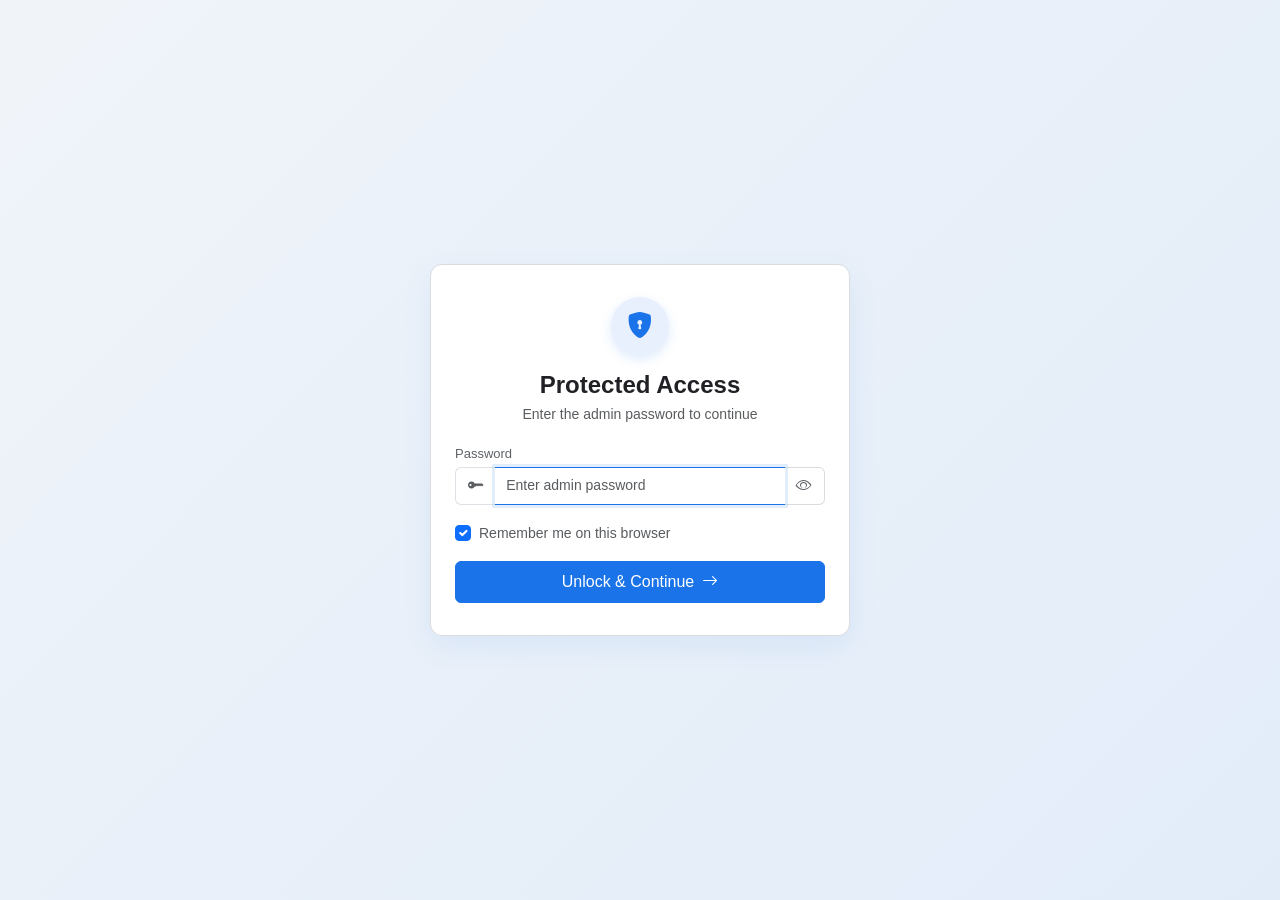
<file: login.html>
<!DOCTYPE html>
<html lang="en">
<head>
    <meta charset="UTF-8">
    <meta name="viewport" content="width=device-width, initial-scale=1.0">
    <title>Login — Invoice & Quotation Generator</title>
    <meta name="description" content="Password protected access for Invoice and Quotation Generator.">
    <link rel="stylesheet" href="https://cdn.jsdelivr.net/npm/bootstrap@5.3.3/dist/css/bootstrap.min.css">
    <link rel="stylesheet" href="https://cdn.jsdelivr.net/npm/bootstrap-icons@1.11.3/font/bootstrap-icons.css">
    <link rel="stylesheet" href="css/style.css">
    <!-- Immediate Authentication Check -->
    <script src="js/auth.js"></script>
</head>
<body class="login-body">

    <div class="login-card" id="loginCard">
        <div class="login-header">
            <div class="login-icon-badge">
                <i class="bi bi-shield-lock-fill"></i>
            </div>
            <h4 class="fw-bold mb-1" style="color: var(--text-dark);">Protected Access</h4>
            <p class="text-muted small mb-0">Enter the admin password to continue</p>
        </div>

        <div class="login-body-content">
            <!-- Logout success banner -->
            <div id="logoutNotice" class="alert alert-success py-2 px-3 small d-none" role="alert">
                <i class="bi bi-check-circle-fill me-1"></i> You have logged out successfully.
            </div>

            <!-- Error alert -->
            <div id="loginAlert" class="alert alert-danger py-2 px-3 small d-none" role="alert">
                <i class="bi bi-exclamation-triangle-fill me-1"></i> <span id="alertMessage">Incorrect password. Please try again.</span>
            </div>

            <form id="loginForm" autocomplete="off">
                <div class="mb-3">
                    <label for="adminPassword" class="form-label">Password</label>
                    <div class="input-group">
                        <span class="input-group-text bg-white border-end-0">
                            <i class="bi bi-key-fill text-muted"></i>
                        </span>
                        <input type="password" class="form-control border-start-0 border-end-0" id="adminPassword" placeholder="Enter admin password" required autofocus>
                        <button class="btn btn-outline-secondary password-toggle-btn border-start-0" type="button" id="togglePasswordBtn" title="Show/Hide password">
                            <i class="bi bi-eye" id="toggleIcon"></i>
                        </button>
                    </div>
                </div>

                <div class="mb-3 form-check">
                    <input type="checkbox" class="form-check-input" id="rememberMe" checked>
                    <label class="form-check-label small text-muted" for="rememberMe">Remember me on this browser</label>
                </div>

                <button type="submit" class="btn btn-primary w-100 py-2 d-flex align-items-center justify-content-center gap-2" id="submitBtn">
                    <span id="btnText">Unlock & Continue</span>
                    <i class="bi bi-arrow-right" id="btnIcon"></i>
                </button>
            </form>
        </div>
    </div>

    <script>
        document.addEventListener('DOMContentLoaded', function() {
            var params = new URLSearchParams(window.location.search);
            var isLoggedOut = params.get('logged_out') === '1';
            var logoutNotice = document.getElementById('logoutNotice');
            var loginAlert = document.getElementById('loginAlert');
            var loginForm = document.getElementById('loginForm');
            var passwordInput = document.getElementById('adminPassword');
            var toggleBtn = document.getElementById('togglePasswordBtn');
            var toggleIcon = document.getElementById('toggleIcon');
            var loginCard = document.getElementById('loginCard');
            var submitBtn = document.getElementById('submitBtn');
            var btnText = document.getElementById('btnText');
            var btnIcon = document.getElementById('btnIcon');

            if (isLoggedOut && logoutNotice) {
                logoutNotice.classList.remove('d-none');
            }

            // Password visibility toggle
            if (toggleBtn && passwordInput && toggleIcon) {
                toggleBtn.addEventListener('click', function() {
                    if (passwordInput.type === 'password') {
                        passwordInput.type = 'text';
                        toggleIcon.classList.remove('bi-eye');
                        toggleIcon.classList.add('bi-eye-slash');
                    } else {
                        passwordInput.type = 'password';
                        toggleIcon.classList.remove('bi-eye-slash');
                        toggleIcon.classList.add('bi-eye');
                    }
                    passwordInput.focus();
                });
            }

            // Form submission
            if (loginForm) {
                loginForm.addEventListener('submit', function(e) {
                    e.preventDefault();
                    var password = passwordInput.value.trim();
                    var remember = document.getElementById('rememberMe').checked;

                    if (Auth.login(password, remember)) {
                        // Success state
                        loginAlert.classList.add('d-none');
                        if (logoutNotice) logoutNotice.classList.add('d-none');
                        submitBtn.classList.remove('btn-primary');
                        submitBtn.classList.add('btn-success');
                        btnText.textContent = 'Access Granted!';
                        btnIcon.className = 'bi bi-check-lg';

                        var target = params.get('returnUrl') || sessionStorage.getItem('invoice_gen_redirect_target') || 'index.html';
                        sessionStorage.removeItem('invoice_gen_redirect_target');

                        setTimeout(function() {
                            window.location.replace(target);
                        }, 250);
                    } else {
                        // Failed attempt
                        loginAlert.classList.remove('d-none');
                        loginCard.classList.remove('shake');
                        void loginCard.offsetWidth; // trigger reflow
                        loginCard.classList.add('shake');
                        passwordInput.value = '';
                        passwordInput.focus();
                    }
                });
            }
        });
    </script>
</body>
</html>
</file>
<file: css/style.css>
/* ===== Variables ===== */
:root {
    --primary: #1a73e8;
    --primary-dark: #1557b0;
    --primary-light: #e8f0fe;
    --text-dark: #202124;
    --text-mid: #3c4043;
    --text-light: #5f6368;
    --border: #dadce0;
    --bg: #f8f9fa;
    --white: #ffffff;
}

/* ===== Base ===== */
body {
    font-family: -apple-system, BlinkMacSystemFont, 'Segoe UI', Roboto, Arial, sans-serif;
    background-color: var(--bg);
    color: var(--text-dark);
}

/* ===== Navbar ===== */
.navbar {
    background-color: var(--white) !important;
    border-bottom: 1px solid var(--border);
    padding: .6rem 0;
}
.navbar-brand {
    font-weight: 600;
    color: var(--primary) !important;
    font-size: 1.2rem;
    gap: .4rem;
    display: flex;
    align-items: center;
}
.nav-link {
    color: var(--text-light) !important;
    font-weight: 500;
    font-size: .9rem;
    padding: .45rem .9rem !important;
    border-radius: 6px;
    transition: .2s;
}
.nav-link:hover,
.nav-link.active {
    color: var(--primary) !important;
    background-color: var(--primary-light);
}
.navbar-toggler {
    border-color: var(--border);
    padding: .35rem .55rem;
}
.navbar-toggler:focus {
    box-shadow: 0 0 0 3px rgba(26,115,232,.12);
}

/* ===== Cards ===== */
.card {
    border: 1px solid var(--border);
    border-radius: 8px;
    box-shadow: none;
}
.card-header {
    background-color: var(--white);
    border-bottom: 1px solid var(--border);
    font-weight: 600;
    font-size: .9rem;
    padding: .75rem 1.1rem;
    color: var(--text-dark);
}

/* ===== Forms ===== */
.form-label {
    font-weight: 500;
    font-size: .8125rem;
    color: var(--text-light);
    margin-bottom: .2rem;
}
.form-control,
.form-select {
    border-color: var(--border);
    border-radius: 6px;
    font-size: .875rem;
    padding: .45rem .7rem;
}
.form-control:focus,
.form-select:focus {
    border-color: var(--primary);
    box-shadow: 0 0 0 3px rgba(26,115,232,.12);
}

/* ===== Buttons ===== */
.btn-primary {
    background-color: var(--primary);
    border-color: var(--primary);
    border-radius: 6px;
    font-weight: 500;
}
.btn-primary:hover {
    background-color: var(--primary-dark);
    border-color: var(--primary-dark);
}
.btn-outline-primary {
    color: var(--primary);
    border-color: var(--primary);
    border-radius: 6px;
}
.btn-outline-primary:hover {
    background-color: var(--primary);
    color: #fff;
}

/* ===== Page header ===== */
.page-header {
    padding: 1.2rem 0 .8rem;
}
.page-header h4 {
    font-weight: 600;
    font-size: 1.25rem;
    margin: 0;
    display: flex;
    align-items: center;
    gap: .5rem;
}

/* ===== Upload area ===== */
.upload-area {
    border: 2px dashed var(--border);
    border-radius: 8px;
    padding: 1.2rem;
    text-align: center;
    cursor: pointer;
    transition: .2s;
    background: var(--bg);
}
.upload-area:hover {
    border-color: var(--primary);
    background: var(--primary-light);
}
.upload-area i {
    font-size: 1.4rem;
    color: var(--text-light);
}
.upload-area p {
    margin: .35rem 0 0;
    font-size: .8rem;
    color: var(--text-light);
}
.image-preview {
    margin-top: .5rem;
}
.image-preview img {
    max-height: 80px;
    border-radius: 4px;
    border: 1px solid var(--border);
}

/* ===== Items table ===== */
.items-table {
    font-size: .85rem;
    margin: 0;
}
.items-table thead {
    background-color: var(--primary);
    color: #fff;
}
.items-table thead th {
    font-weight: 500;
    padding: .55rem .5rem;
    white-space: nowrap;
    border: none;
    font-size: .8rem;
}
.items-table tbody td {
    vertical-align: middle;
    padding: .45rem .4rem;
}

/* ===== Totals ===== */
.totals-section {
    background: var(--bg);
    border-radius: 8px;
    padding: .8rem 1rem;
    border: 1px solid var(--border);
}
.total-row {
    display: flex;
    justify-content: space-between;
    padding: .3rem 0;
    font-size: .875rem;
}
.total-row.grand-total {
    font-size: 1.1rem;
    font-weight: 700;
    border-top: 2px solid var(--primary);
    padding-top: .5rem;
    margin-top: .25rem;
    color: var(--primary);
}

/* ===== Settings Warning ===== */
.settings-warning {
    background: #fff3cd;
    border: 1px solid #ffecb5;
    border-radius: 8px;
    padding: .65rem 1rem;
    font-size: .875rem;
    display: flex;
    align-items: center;
    gap: .5rem;
}
.settings-warning i {
    color: #856404;
}

/* ===== Toast ===== */
.toast-container {
    z-index: 9999;
}

/* =======================================================
   PREVIEW PAGE
   ======================================================= */
.preview-page {
    background: #d0d0d0;
    min-height: 100vh;
    padding: 1.5rem 0 3rem;
}
.preview-toolbar {
    background: var(--white);
    border-bottom: 1px solid var(--border);
    padding: .65rem 0;
    position: sticky;
    top: 0;
    z-index: 100;
    margin-bottom: 1.5rem;
}

/* ===== A4 Paper ===== */
.quotation-paper {
    width: 210mm;
    min-height: 297mm;
    background: #fff;
    margin: 0 auto;
    padding: 7mm 8mm 6mm;
    box-shadow: 0 2px 12px rgba(0,0,0,.18);
    font-family: -apple-system, BlinkMacSystemFont, 'Segoe UI', Roboto, Arial, sans-serif;
    font-size: 9.5pt;
    color: #000;
    line-height: 1.5;
}

/* -- Header -- */
.q-top-row {
    display: flex;
    justify-content: space-between;
    align-items: baseline;
    margin-bottom: .15rem;
}
.q-title {
    font-size: 13pt;
    color: var(--primary);
    font-style: normal;
    font-weight: 600;
    letter-spacing: 3.5px;
    text-transform: uppercase;
}
.q-label {
    font-size: 8.5pt;
    color: #666;
    text-transform: uppercase;
    letter-spacing: .5px;
}
.q-company-row {
    display: flex;
    justify-content: space-between;
    align-items: flex-start;
    margin-bottom: .5rem;
}
.q-company-name {
    font-size: 15pt;
    font-weight: 700;
    margin-bottom: .1rem;
    color: #000;
}
.q-company-details {
    font-size: 8.5pt;
    color: #333;
    line-height: 1.7;
}
.q-logo {
    width: 68px;
    height: 68px;
    object-fit: contain;
    flex-shrink: 0;
}
.q-sep {
    border: none;
    border-top: 2px solid var(--primary);
    margin: .6rem 0;
}

/* -- Meta -- */
.q-meta {
    display: flex;
    gap: 2rem;
    font-size: 9pt;
    margin-bottom: .6rem;
    flex-wrap: wrap;
}
.q-meta strong {
    color: #000;
}

/* -- Customer -- */
.q-customer {
    margin-bottom: .7rem;
    font-size: 9pt;
}
.q-customer-label {
    color: var(--text-light);
    font-size: 8.5pt;
    margin-bottom: .1rem;
}
.q-customer-name {
    font-weight: 600;
    font-size: 9.5pt;
}

/* -- Table -- */
.q-table {
    width: 100%;
    border-collapse: collapse;
    font-size: 8pt;
    line-height: 1.35;
}
.q-table thead {
    background: #f1f6ff;
    color: #202124;
}
.q-table thead th {
    padding: 4px 5px;
    font-weight: 700;
    font-size: 7.5pt;
    white-space: nowrap;
    border: 0;
    border-top: 1.5px solid var(--primary);
    border-bottom: 1px solid var(--primary);
}
.q-table tbody td {
    padding: 4px 5px;
    border: 0;
    border-bottom: 1px solid #a8c3e8;
    vertical-align: top;
}
.q-table tbody tr:nth-child(even) {
    background-color: #f4f5f6;
}
.q-table tbody tr {
    break-inside: avoid;
    page-break-inside: avoid;
}
.q-table tbody td:first-child {
    text-align: center;
}
.q-table tbody td:nth-last-child(-n+3) {
    white-space: nowrap;
}
.q-table .desc-text {
    font-size: 7.7pt;
    color: #343a40;
    margin-top: 2px;
    line-height: 1.4;
}

/* -- Totals -- */
.q-totals-wrapper {
    display: flex;
    justify-content: flex-end;
    border: 1px solid #ddd;
    border-top: none;
}
.q-totals-tbl {
    min-width: 240px;
}
.q-totals-tbl td {
    padding: 3px 10px;
    font-size: 9pt;
}
.q-totals-tbl td:last-child {
    text-align: right;
    font-weight: 500;
}
.q-totals-tbl .grand td {
    font-size: 11.5pt;
    font-weight: 700;
    border-top: 1px solid #333;
    padding-top: 5px;
}

/* -- Summary row -- */
.q-summary {
    display: flex;
    justify-content: space-between;
    font-size: 8pt;
    border: 1px solid #ddd;
    border-top: none;
    padding: 3px 7px;
    background: #fafafa;
    flex-wrap: wrap;
    gap: .25rem;
}

/* -- Footer -- */
.q-footer {
    display: flex;
    gap: .75rem;
    margin-top: 1.2rem;
    padding-top: .8rem;
    border-top: 1px solid #ddd;
    align-items: flex-start;
}
.q-upi {
    flex: 0 0 auto;
    font-size: 8pt;
    font-weight: 600;
}
.q-upi img {
    width: 75px;
    height: 75px;
    display: block;
    margin-top: 3px;
}
.q-bank {
    flex: 1;
    font-size: 8.5pt;
}
.q-bank-title {
    font-weight: 600;
    margin-bottom: 2px;
}
.q-bank table td {
    padding: 1px 6px 1px 0;
    vertical-align: top;
}
.q-bank table td:first-child {
    font-weight: 600;
    white-space: nowrap;
}
.q-sig {
    flex: 0 0 180px;
    text-align: right;
    font-size: 8.5pt;
}
.q-sig .sig-company {
    font-size: 8pt;
    color: #444;
    margin-bottom: .5rem;
}
.q-sig .sig-images {
    min-height: 40px;
    margin: .3rem 0;
}
.q-sig .sig-images img {
    max-height: 40px;
    vertical-align: bottom;
}
.q-sig .sig-images img + img {
    margin-left: .5rem;
}
.q-sig .sig-label {
    font-size: 8pt;
    font-style: italic;
    color: #555;
}

/* -- Notes -- */
.q-notes {
    margin-top: .8rem;
    font-size: 8pt;
    color: #333;
    line-height: 1.6;
}
.q-notes strong {
    display: block;
    margin-bottom: .15rem;
    font-size: 8.5pt;
}

/* -- Page bottom -- */
.q-page-end {
    font-size: 7.5pt;
    color: #888;
    margin-top: .7rem;
    padding-top: .4rem;
    border-top: 1px solid #e0e0e0;
    display: flex;
    justify-content: space-between;
}

/* =======================================================
   PRINT
   ======================================================= */
@media print {
    .preview-toolbar,
    .no-print {
        display: none !important;
    }
    body {
        background: #fff;
        margin: 0;
        padding: 0;
    }
    .preview-page {
        background: #fff;
        padding: 0;
    }
    .quotation-paper {
        box-shadow: none;
        margin: 0;
        padding: 4mm 5mm 3mm;
        width: 100%;
        min-height: auto;
    }
    @page {
        size: A4;
        margin: 3mm;
    }
}

/* =======================================================
   RESPONSIVE
   ======================================================= */
@media (max-width: 991px) {
    .quotation-paper {
        width: 100%;
        min-height: auto;
        padding: 5mm;
        font-size: 8.5pt;
    }
    .q-company-name { font-size: 12pt; }
    .q-logo { width: 50px; height: 50px; }
}

@media (max-width: 767px) {
    .quotation-paper {
        padding: 4mm;
        margin: 0 .5rem;
    }
    .q-meta {
        flex-direction: column;
        gap: .15rem;
    }
    .q-footer {
        flex-direction: column;
    }
    .q-sig {
        flex: none;
        text-align: left;
    }
    .q-summary {
        flex-direction: column;
    }
    .card-body {
        padding: .7rem;
    }
    .items-table {
        font-size: .75rem;
    }
}

@media (max-width: 575px) {
    .page-header h4 {
        font-size: 1.05rem;
    }
    .navbar-brand {
        font-size: .9rem;
        max-width: calc(100% - 3.5rem);
    }
    .q-company-name { font-size: 11pt; }
    .q-totals-tbl .grand td { font-size: 10pt; }

    /* Stack each line item into a compact, labeled card on phones. */
    .items-table,
    .items-table tbody {
        display: block;
        width: 100%;
    }
    .items-table thead {
        display: none;
    }
    .items-table tbody tr {
        display: grid;
        grid-template-columns: minmax(0, 1fr) minmax(0, 1fr);
        gap: .35rem .55rem;
        padding: .65rem;
        border: 1px solid var(--border);
        border-radius: 8px;
        margin: .6rem .5rem;
        background: #fff;
    }
    .items-table tbody td {
        display: block;
        min-width: 0;
        padding: 0;
        border: 0;
        text-align: left !important;
    }
    .items-table tbody td:nth-child(1) {
        display: none;
    }
    .items-table tbody td:nth-child(2) {
        grid-column: 1 / -1;
    }
    .items-table tbody td:nth-child(2) .item-name {
        font-weight: 600;
    }
    .items-table tbody td:nth-child(2) .item-desc {
        width: 100%;
    }
    .items-table tbody td:nth-child(3)::before,
    .items-table tbody td:nth-child(4)::before,
    .items-table tbody td:nth-child(5)::before,
    .items-table tbody td:nth-child(6)::before,
    .items-table tbody td:nth-child(7)::before {
        display: block;
        margin-bottom: .15rem;
        color: var(--text-light);
        font-size: .7rem;
        font-weight: 600;
    }
    .items-table tbody td:nth-child(3)::before { content: 'MRP'; }
    .items-table tbody td:nth-child(4)::before { content: 'Discount'; }
    .items-table tbody td:nth-child(5)::before { content: 'Selling Price'; }
    .items-table tbody td:nth-child(6)::before { content: 'Quantity'; }
    .items-table tbody td:nth-child(7)::before { content: 'Amount'; }
    .items-table tbody td:nth-child(4) .item-disc {
        margin-top: .3rem !important;
    }
    .items-table tbody td:nth-child(6) .input-group {
        width: 100%;
    }
    .items-table tbody td:nth-child(8) {
        grid-column: 1 / -1;
        justify-self: end;
    }
}

@media (max-width: 767px) {
    .navbar .navbar-collapse {
        flex-basis: 100%;
    }
    .navbar .navbar-nav {
        align-items: stretch;
        padding-top: .35rem;
    }
    .navbar .nav-link {
        padding: .65rem .75rem !important;
    }
}

/* =======================================================
   LOGIN & AUTH STYLES
   ======================================================= */
.login-body {
    min-height: 100vh;
    background: linear-gradient(135deg, #f0f4f9 0%, #e2ecf9 100%);
    display: flex;
    align-items: center;
    justify-content: center;
    padding: 1.5rem;
}

.login-card {
    width: 100%;
    max-width: 420px;
    background: var(--white);
    border: 1px solid var(--border);
    border-radius: 12px;
    box-shadow: 0 10px 30px rgba(26, 115, 232, 0.08);
    overflow: hidden;
}

.login-header {
    text-align: center;
    padding: 2rem 1.5rem 1rem;
}

.login-icon-badge {
    width: 58px;
    height: 58px;
    margin: 0 auto 1rem;
    background-color: var(--primary-light);
    color: var(--primary);
    border-radius: 50%;
    display: flex;
    align-items: center;
    justify-content: center;
    font-size: 1.6rem;
    box-shadow: 0 4px 12px rgba(26, 115, 232, 0.15);
}

.login-body-content {
    padding: 0 1.5rem 2rem;
}

.password-toggle-btn {
    border-color: var(--border);
    background: var(--white);
    color: var(--text-light);
}

.password-toggle-btn:hover {
    background: var(--bg);
    color: var(--text-dark);
}

.shake {
    animation: shakeAnim 0.4s ease-in-out;
}

@keyframes shakeAnim {
    0%, 100% { transform: translateX(0); }
    20%, 60% { transform: translateX(-8px); }
    40%, 80% { transform: translateX(8px); }
}

.nav-logout {
    color: #dc3545 !important;
}
.nav-logout:hover {
    background-color: #fee2e2 !important;
    color: #b02a37 !important;
}
</file>
